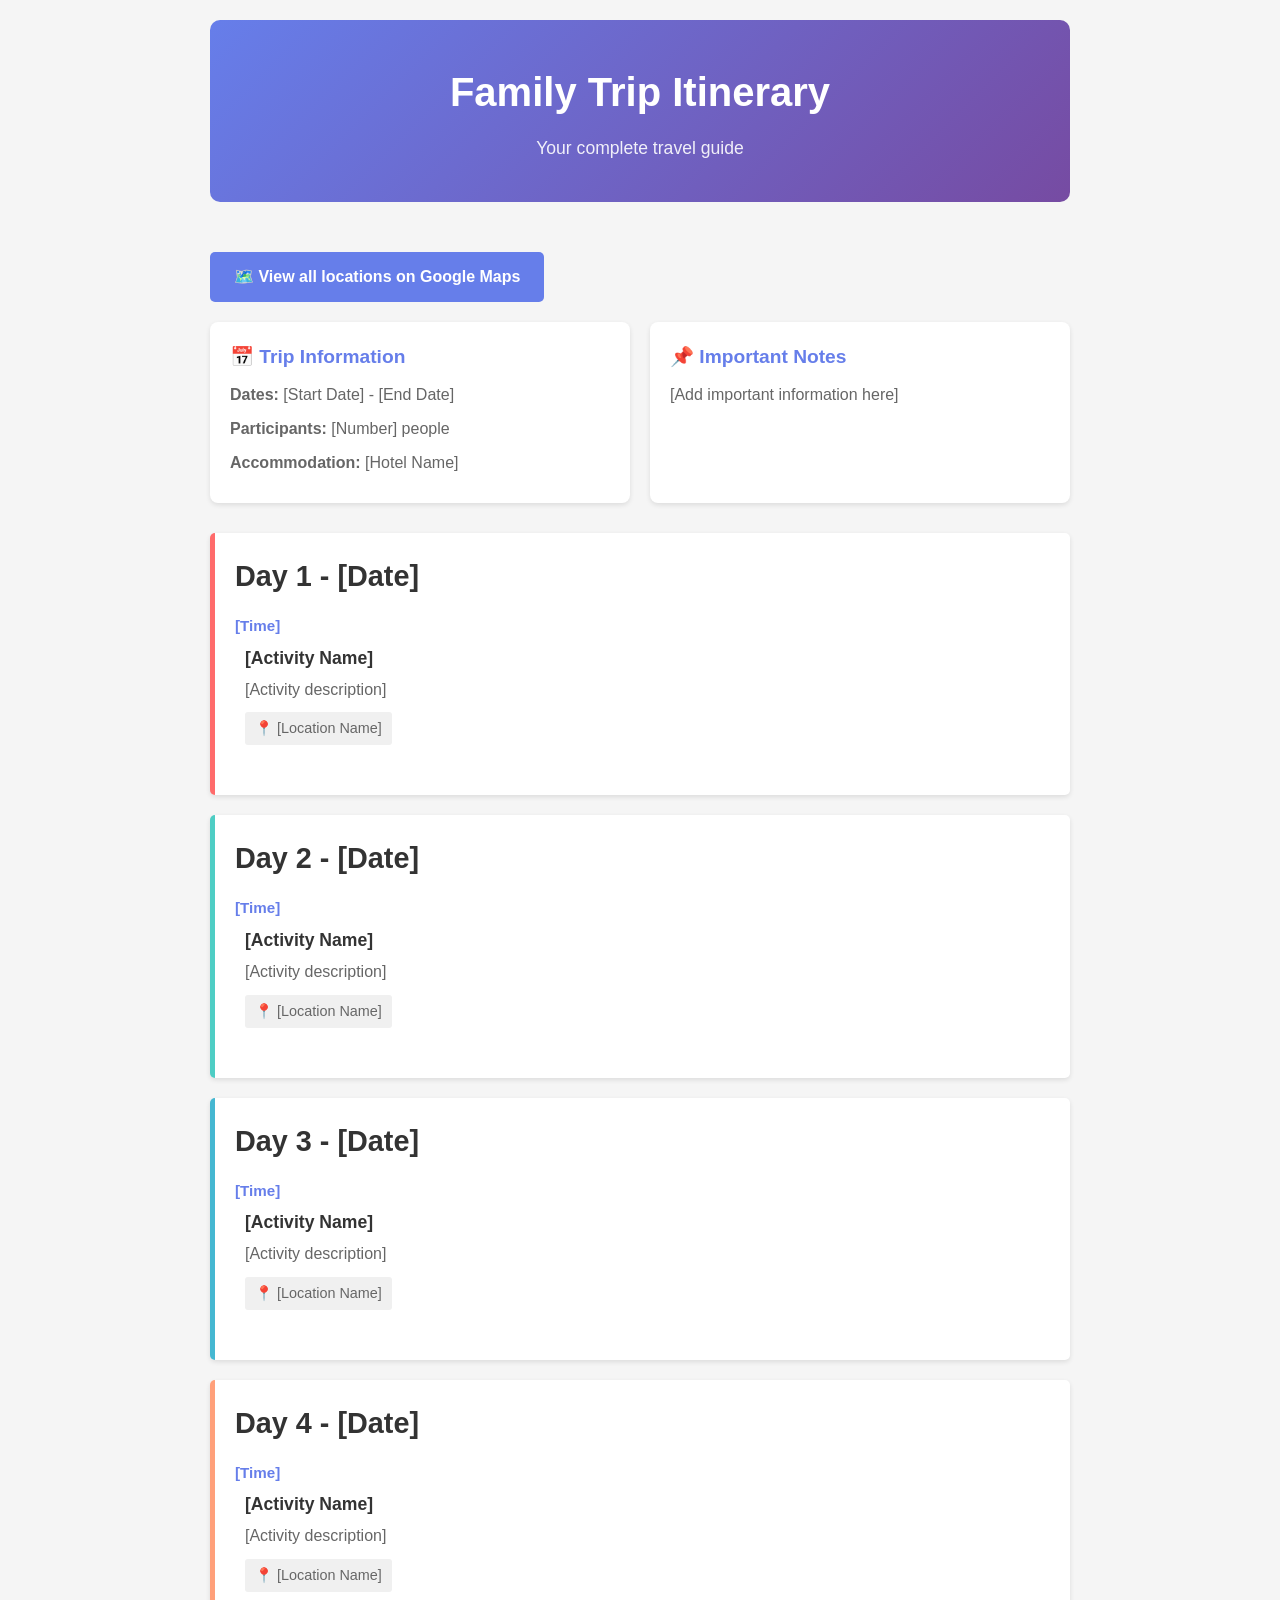
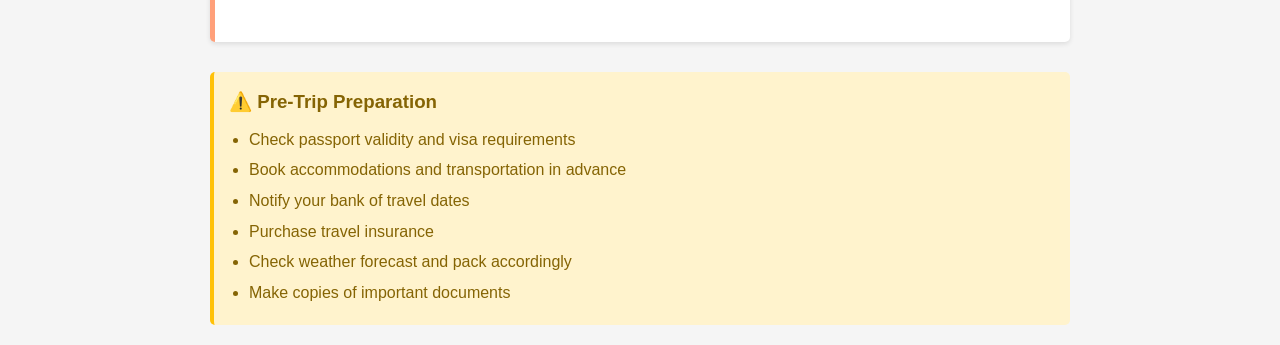
<file: itinerary_template.html>
<!DOCTYPE html>
<html lang="zh-TW">
<head>
    <meta charset="UTF-8">
    <meta name="viewport" content="width=device-width, initial-scale=1.0">
    <title>Family Trip Itinerary</title>
    <style>
        * {
            margin: 0;
            padding: 0;
            box-sizing: border-box;
        }
        
        body {
            font-family: 'Segoe UI', Tahoma, Geneva, Verdana, sans-serif;
            background-color: #f5f5f5;
            color: #333;
            line-height: 1.6;
        }
        
        .container {
            max-width: 900px;
            margin: 0 auto;
            padding: 20px;
        }
        
        header {
            background: linear-gradient(135deg, #667eea 0%, #764ba2 100%);
            color: white;
            padding: 40px 20px;
            border-radius: 10px;
            margin-bottom: 30px;
            text-align: center;
        }
        
        header h1 {
            font-size: 2.5em;
            margin-bottom: 10px;
        }
        
        header p {
            font-size: 1.1em;
            opacity: 0.9;
        }
        
        .header-info {
            display: grid;
            grid-template-columns: 1fr 1fr;
            gap: 20px;
            margin-bottom: 30px;
        }
        
        .header-info > div {
            background: white;
            padding: 20px;
            border-radius: 8px;
            box-shadow: 0 2px 5px rgba(0,0,0,0.1);
        }
        
        .header-info h3 {
            color: #667eea;
            margin-bottom: 10px;
            font-size: 1.2em;
        }
        
        .header-info p {
            margin-bottom: 8px;
            color: #666;
        }
        
        .day-section {
            background: white;
            border-left: 5px solid;
            padding: 20px;
            margin-bottom: 20px;
            border-radius: 5px;
            box-shadow: 0 2px 5px rgba(0,0,0,0.1);
        }
        
        .day-1 { border-left-color: #FF6B6B; }
        .day-2 { border-left-color: #4ECDC4; }
        .day-3 { border-left-color: #45B7D1; }
        .day-4 { border-left-color: #FFA07A; }
        
        .day-section h2 {
            font-size: 1.8em;
            margin-bottom: 15px;
        }
        
        .timeline {
            margin-top: 15px;
        }
        
        .timeline-item {
            margin-bottom: 15px;
            padding-bottom: 15px;
            border-bottom: 1px solid #eee;
        }
        
        .timeline-item:last-child {
            border-bottom: none;
        }
        
        .time {
            font-weight: bold;
            color: #667eea;
            margin-bottom: 5px;
            font-size: 0.95em;
        }
        
        .activity {
            margin-left: 10px;
        }
        
        .activity h3 {
            font-size: 1.1em;
            margin-bottom: 5px;
        }
        
        .activity p {
            color: #666;
            margin-bottom: 5px;
        }
        
        .location-tag {
            display: inline-block;
            background: #f0f0f0;
            padding: 5px 10px;
            border-radius: 3px;
            font-size: 0.9em;
            color: #666;
            margin-top: 5px;
        }
        
        .options-box {
            background: #f9f9f9;
            border-left: 3px solid #667eea;
            padding: 10px 15px;
            margin: 10px 0;
            border-radius: 3px;
        }
        
        .options-box h5 {
            color: #667eea;
            margin-bottom: 8px;
            font-size: 0.95em;
        }
        
        .options-box ul {
            margin-left: 20px;
            color: #666;
            font-size: 0.95em;
        }
        
        .options-box li {
            margin-bottom: 5px;
        }
        
        .notes-section {
            background: #fff3cd;
            border-left: 4px solid #ffc107;
            padding: 15px;
            margin-top: 30px;
            border-radius: 5px;
        }
        
        .notes-section h3 {
            color: #856404;
            margin-bottom: 10px;
        }
        
        .notes-section ul {
            margin-left: 20px;
            color: #856404;
        }
        
        .notes-section li {
            margin-bottom: 5px;
        }
        
        .map-link {
            display: inline-block;
            background: #667eea;
            color: white;
            padding: 12px 24px;
            border-radius: 5px;
            text-decoration: none;
            margin: 20px 0;
            font-weight: bold;
        }
        
        .map-link:hover {
            background: #764ba2;
        }
        
        @media (max-width: 600px) {
            header h1 {
                font-size: 1.8em;
            }
            
            .header-info {
                grid-template-columns: 1fr;
            }
            
            .day-section {
                padding: 15px;
            }
        }
    </style>
</head>
<body>
    <div class="container">
        <header>
            <h1>Family Trip Itinerary</h1>
            <p>Your complete travel guide</p>
        </header>
        
        <a href="#" class="map-link">🗺️ View all locations on Google Maps</a>
        
        <div class="header-info">
            <div>
                <h3>📅 Trip Information</h3>
                <p><strong>Dates:</strong> [Start Date] - [End Date]</p>
                <p><strong>Participants:</strong> [Number] people</p>
                <p><strong>Accommodation:</strong> [Hotel Name]</p>
            </div>
            <div>
                <h3>📌 Important Notes</h3>
                <p>[Add important information here]</p>
            </div>
        </div>
        
        <div class="day-section day-1">
            <h2>Day 1 - [Date]</h2>
            <div class="timeline">
                <div class="timeline-item">
                    <div class="time">[Time]</div>
                    <div class="activity">
                        <h3>[Activity Name]</h3>
                        <p>[Activity description]</p>
                        <span class="location-tag">📍 [Location Name]</span>
                    </div>
                </div>
            </div>
        </div>
        
        <div class="day-section day-2">
            <h2>Day 2 - [Date]</h2>
            <div class="timeline">
                <div class="timeline-item">
                    <div class="time">[Time]</div>
                    <div class="activity">
                        <h3>[Activity Name]</h3>
                        <p>[Activity description]</p>
                        <span class="location-tag">📍 [Location Name]</span>
                    </div>
                </div>
            </div>
        </div>
        
        <div class="day-section day-3">
            <h2>Day 3 - [Date]</h2>
            <div class="timeline">
                <div class="timeline-item">
                    <div class="time">[Time]</div>
                    <div class="activity">
                        <h3>[Activity Name]</h3>
                        <p>[Activity description]</p>
                        <span class="location-tag">📍 [Location Name]</span>
                    </div>
                </div>
            </div>
        </div>
        
        <div class="day-section day-4">
            <h2>Day 4 - [Date]</h2>
            <div class="timeline">
                <div class="timeline-item">
                    <div class="time">[Time]</div>
                    <div class="activity">
                        <h3>[Activity Name]</h3>
                        <p>[Activity description]</p>
                        <span class="location-tag">📍 [Location Name]</span>
                    </div>
                </div>
            </div>
        </div>
        
        <div class="notes-section">
            <h3>⚠️ Pre-Trip Preparation</h3>
            <ul>
                <li>Check passport validity and visa requirements</li>
                <li>Book accommodations and transportation in advance</li>
                <li>Notify your bank of travel dates</li>
                <li>Purchase travel insurance</li>
                <li>Check weather forecast and pack accordingly</li>
                <li>Make copies of important documents</li>
            </ul>
        </div>
    </div>
</body>
</html>
</file>
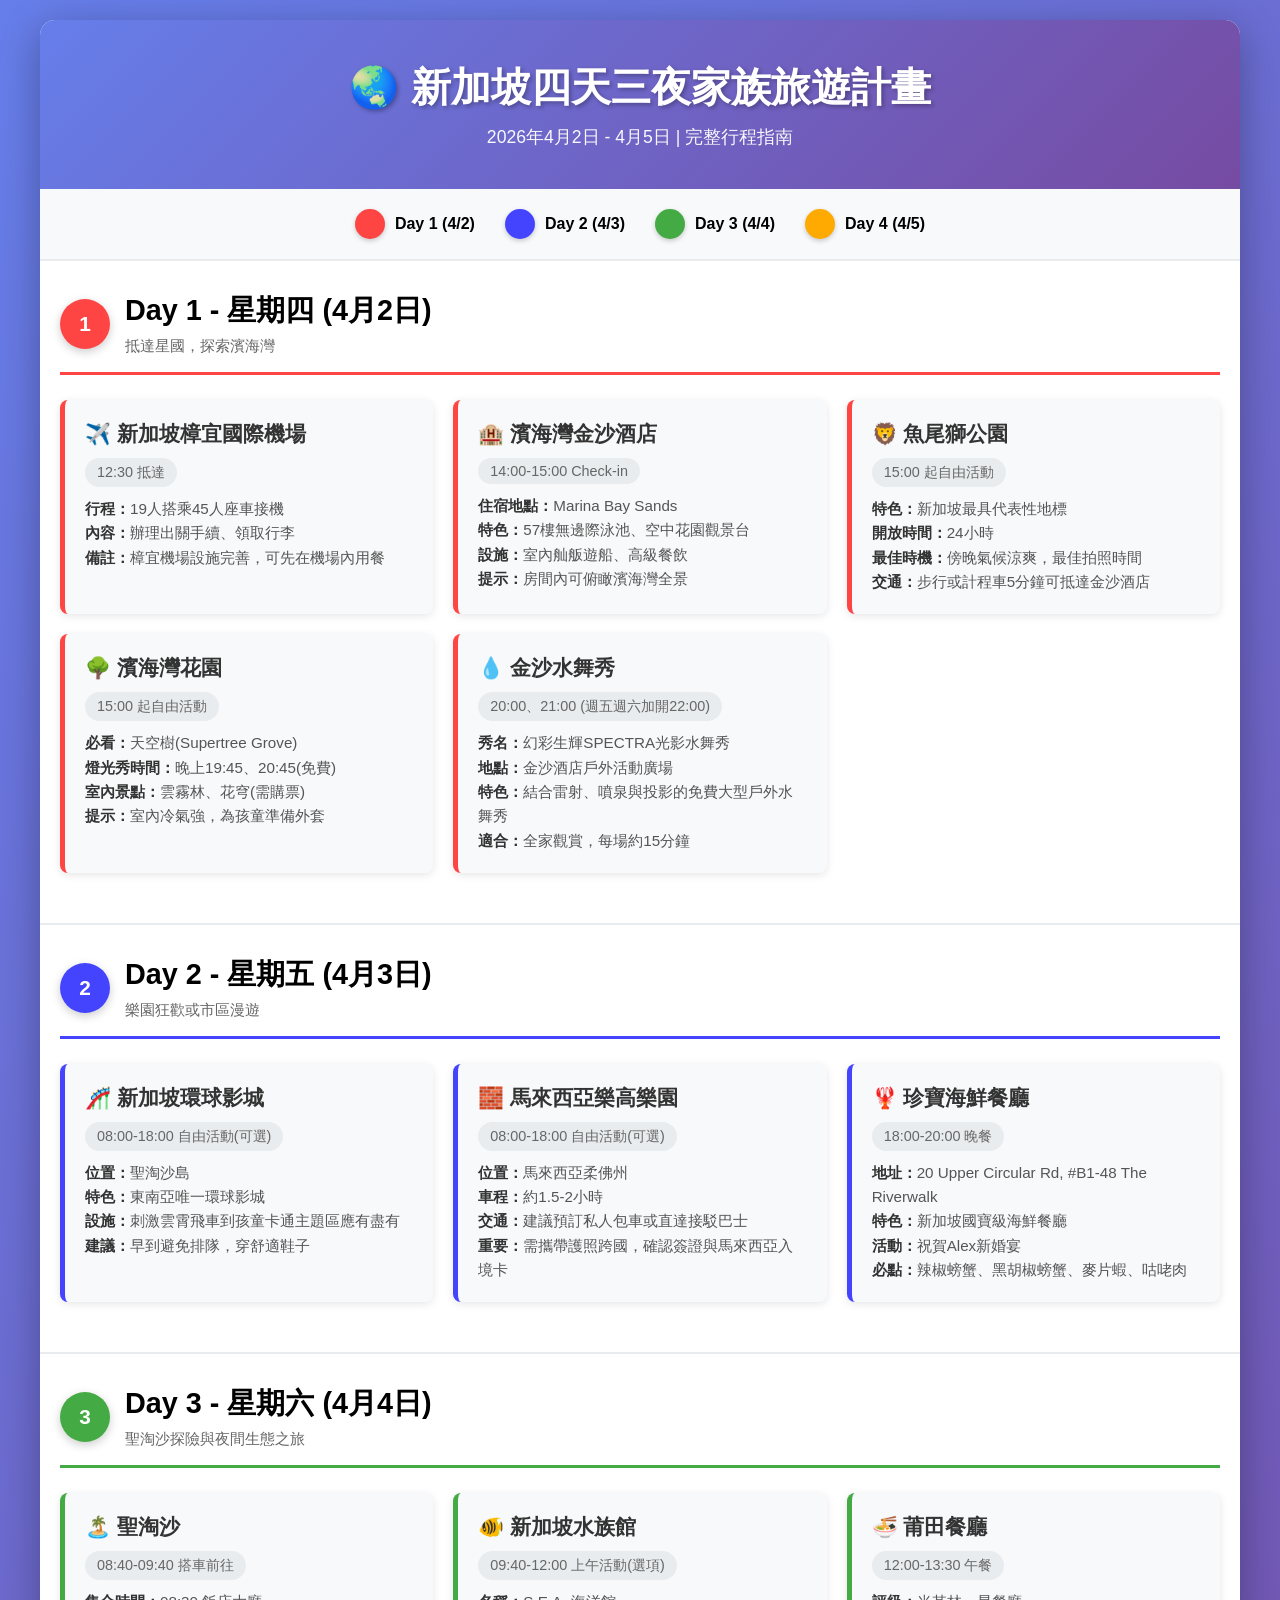
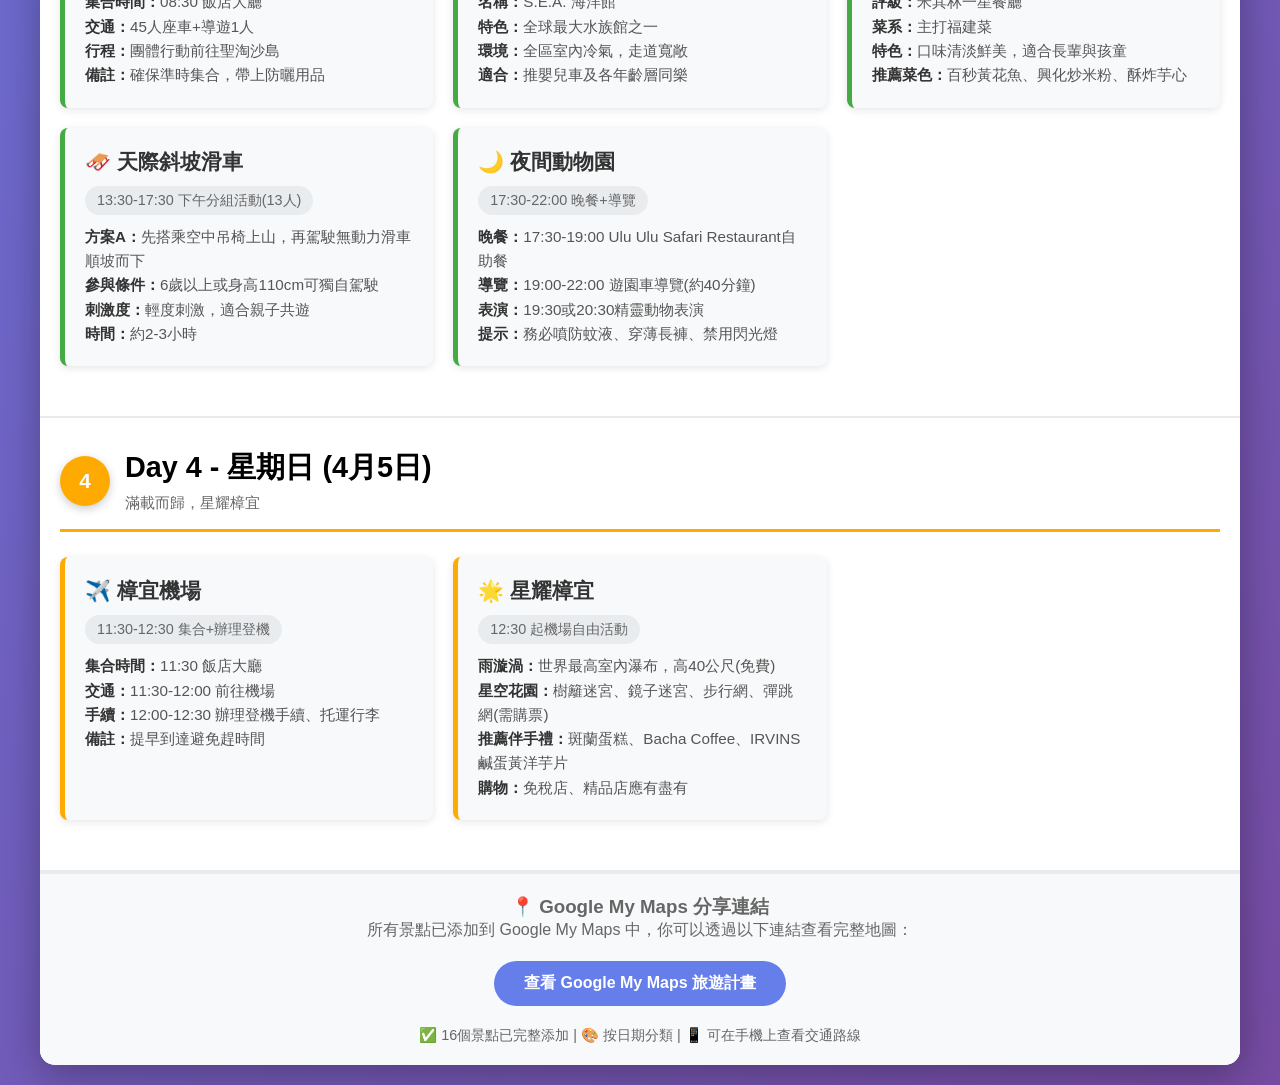
<file: singapore_itinerary.html>
<!DOCTYPE html>
<html lang="zh-TW">
<head>
    <meta charset="UTF-8">
    <meta name="viewport" content="width=device-width, initial-scale=1.0">
    <title>新加坡四天三夜家族旅遊計畫</title>
    <style>
        * {
            margin: 0;
            padding: 0;
            box-sizing: border-box;
        }
        
        body {
            font-family: 'Microsoft YaHei', 'PingFang SC', sans-serif;
            background: linear-gradient(135deg, #667eea 0%, #764ba2 100%);
            padding: 20px;
            min-height: 100vh;
        }
        
        .container {
            max-width: 1200px;
            margin: 0 auto;
            background: white;
            border-radius: 15px;
            box-shadow: 0 10px 40px rgba(0,0,0,0.3);
            overflow: hidden;
        }
        
        .header {
            background: linear-gradient(135deg, #667eea 0%, #764ba2 100%);
            color: white;
            padding: 40px 20px;
            text-align: center;
        }
        
        .header h1 {
            font-size: 2.5em;
            margin-bottom: 10px;
            text-shadow: 2px 2px 4px rgba(0,0,0,0.3);
        }
        
        .header p {
            font-size: 1.1em;
            opacity: 0.95;
        }
        
        .legend {
            display: flex;
            justify-content: center;
            gap: 30px;
            padding: 20px;
            background: #f8f9fa;
            border-bottom: 2px solid #e9ecef;
            flex-wrap: wrap;
        }
        
        .legend-item {
            display: flex;
            align-items: center;
            gap: 10px;
            font-weight: bold;
        }
        
        .legend-color {
            width: 30px;
            height: 30px;
            border-radius: 50%;
            box-shadow: 0 2px 5px rgba(0,0,0,0.2);
        }
        
        .day-section {
            padding: 30px 20px;
            border-bottom: 2px solid #e9ecef;
        }
        
        .day-section:last-child {
            border-bottom: none;
        }
        
        .day-header {
            display: flex;
            align-items: center;
            gap: 15px;
            margin-bottom: 25px;
            padding-bottom: 15px;
            border-bottom: 3px solid;
        }
        
        .day-header.day1 {
            border-bottom-color: #FF4444;
        }
        
        .day-header.day2 {
            border-bottom-color: #4444FF;
        }
        
        .day-header.day3 {
            border-bottom-color: #44AA44;
        }
        
        .day-header.day4 {
            border-bottom-color: #FFAA00;
        }
        
        .day-badge {
            width: 50px;
            height: 50px;
            border-radius: 50%;
            display: flex;
            align-items: center;
            justify-content: center;
            font-size: 1.3em;
            font-weight: bold;
            color: white;
            box-shadow: 0 3px 10px rgba(0,0,0,0.2);
        }
        
        .day-badge.day1 {
            background: #FF4444;
        }
        
        .day-badge.day2 {
            background: #4444FF;
        }
        
        .day-badge.day3 {
            background: #44AA44;
        }
        
        .day-badge.day4 {
            background: #FFAA00;
        }
        
        .day-title {
            flex: 1;
        }
        
        .day-title h2 {
            font-size: 1.8em;
            margin-bottom: 5px;
        }
        
        .day-title p {
            color: #666;
            font-size: 0.95em;
        }
        
        .landmarks-grid {
            display: grid;
            grid-template-columns: repeat(auto-fill, minmax(300px, 1fr));
            gap: 20px;
            margin-bottom: 20px;
        }
        
        .landmark-card {
            background: #f8f9fa;
            border-left: 5px solid;
            border-radius: 8px;
            padding: 20px;
            transition: all 0.3s ease;
            box-shadow: 0 2px 8px rgba(0,0,0,0.1);
        }
        
        .landmark-card:hover {
            transform: translateY(-5px);
            box-shadow: 0 5px 15px rgba(0,0,0,0.2);
        }
        
        .landmark-card.day1 {
            border-left-color: #FF4444;
        }
        
        .landmark-card.day2 {
            border-left-color: #4444FF;
        }
        
        .landmark-card.day3 {
            border-left-color: #44AA44;
        }
        
        .landmark-card.day4 {
            border-left-color: #FFAA00;
        }
        
        .landmark-name {
            font-size: 1.3em;
            font-weight: bold;
            margin-bottom: 10px;
            color: #333;
        }
        
        .landmark-time {
            display: inline-block;
            background: #e9ecef;
            padding: 5px 12px;
            border-radius: 20px;
            font-size: 0.9em;
            margin-bottom: 10px;
            color: #666;
        }
        
        .landmark-description {
            color: #555;
            line-height: 1.6;
            font-size: 0.95em;
        }
        
        .landmark-description strong {
            color: #333;
        }
        
        .footer {
            background: #f8f9fa;
            padding: 20px;
            text-align: center;
            color: #666;
            border-top: 2px solid #e9ecef;
        }
        
        .map-link {
            display: inline-block;
            background: #667eea;
            color: white;
            padding: 12px 30px;
            border-radius: 25px;
            text-decoration: none;
            margin-top: 20px;
            transition: all 0.3s ease;
            font-weight: bold;
        }
        
        .map-link:hover {
            background: #764ba2;
            transform: scale(1.05);
        }
        
        @media print {
            body {
                background: white;
                padding: 0;
            }
            
            .container {
                box-shadow: none;
                border-radius: 0;
            }
            
            .map-link {
                display: none;
            }
        }
    </style>
</head>
<body>
    <div class="container">
        <div class="header">
            <h1>🌏 新加坡四天三夜家族旅遊計畫</h1>
            <p>2026年4月2日 - 4月5日 | 完整行程指南</p>
        </div>
        
        <div class="legend">
            <div class="legend-item">
                <div class="legend-color" style="background: #FF4444;"></div>
                <span>Day 1 (4/2)</span>
            </div>
            <div class="legend-item">
                <div class="legend-color" style="background: #4444FF;"></div>
                <span>Day 2 (4/3)</span>
            </div>
            <div class="legend-item">
                <div class="legend-color" style="background: #44AA44;"></div>
                <span>Day 3 (4/4)</span>
            </div>
            <div class="legend-item">
                <div class="legend-color" style="background: #FFAA00;"></div>
                <span>Day 4 (4/5)</span>
            </div>
        </div>
        
        <!-- DAY 1 -->
        <div class="day-section">
            <div class="day-header day1">
                <div class="day-badge day1">1</div>
                <div class="day-title">
                    <h2>Day 1 - 星期四 (4月2日)</h2>
                    <p>抵達星國，探索濱海灣</p>
                </div>
            </div>
            
            <div class="landmarks-grid">
                <div class="landmark-card day1">
                    <div class="landmark-name">✈️ 新加坡樟宜國際機場</div>
                    <div class="landmark-time">12:30 抵達</div>
                    <div class="landmark-description">
                        <strong>行程：</strong>19人搭乘45人座車接機<br>
                        <strong>內容：</strong>辦理出關手續、領取行李<br>
                        <strong>備註：</strong>樟宜機場設施完善，可先在機場內用餐
                    </div>
                </div>
                
                <div class="landmark-card day1">
                    <div class="landmark-name">🏨 濱海灣金沙酒店</div>
                    <div class="landmark-time">14:00-15:00 Check-in</div>
                    <div class="landmark-description">
                        <strong>住宿地點：</strong>Marina Bay Sands<br>
                        <strong>特色：</strong>57樓無邊際泳池、空中花園觀景台<br>
                        <strong>設施：</strong>室內舢舨遊船、高級餐飲<br>
                        <strong>提示：</strong>房間內可俯瞰濱海灣全景
                    </div>
                </div>
                
                <div class="landmark-card day1">
                    <div class="landmark-name">🦁 魚尾獅公園</div>
                    <div class="landmark-time">15:00 起自由活動</div>
                    <div class="landmark-description">
                        <strong>特色：</strong>新加坡最具代表性地標<br>
                        <strong>開放時間：</strong>24小時<br>
                        <strong>最佳時機：</strong>傍晚氣候涼爽，最佳拍照時間<br>
                        <strong>交通：</strong>步行或計程車5分鐘可抵達金沙酒店
                    </div>
                </div>
                
                <div class="landmark-card day1">
                    <div class="landmark-name">🌳 濱海灣花園</div>
                    <div class="landmark-time">15:00 起自由活動</div>
                    <div class="landmark-description">
                        <strong>必看：</strong>天空樹(Supertree Grove)<br>
                        <strong>燈光秀時間：</strong>晚上19:45、20:45(免費)<br>
                        <strong>室內景點：</strong>雲霧林、花穹(需購票)<br>
                        <strong>提示：</strong>室內冷氣強，為孩童準備外套
                    </div>
                </div>
                
                <div class="landmark-card day1">
                    <div class="landmark-name">💧 金沙水舞秀</div>
                    <div class="landmark-time">20:00、21:00 (週五週六加開22:00)</div>
                    <div class="landmark-description">
                        <strong>秀名：</strong>幻彩生輝SPECTRA光影水舞秀<br>
                        <strong>地點：</strong>金沙酒店戶外活動廣場<br>
                        <strong>特色：</strong>結合雷射、噴泉與投影的免費大型戶外水舞秀<br>
                        <strong>適合：</strong>全家觀賞，每場約15分鐘
                    </div>
                </div>
            </div>
        </div>
        
        <!-- DAY 2 -->
        <div class="day-section">
            <div class="day-header day2">
                <div class="day-badge day2">2</div>
                <div class="day-title">
                    <h2>Day 2 - 星期五 (4月3日)</h2>
                    <p>樂園狂歡或市區漫遊</p>
                </div>
            </div>
            
            <div class="landmarks-grid">
                <div class="landmark-card day2">
                    <div class="landmark-name">🎢 新加坡環球影城</div>
                    <div class="landmark-time">08:00-18:00 自由活動(可選)</div>
                    <div class="landmark-description">
                        <strong>位置：</strong>聖淘沙島<br>
                        <strong>特色：</strong>東南亞唯一環球影城<br>
                        <strong>設施：</strong>刺激雲霄飛車到孩童卡通主題區應有盡有<br>
                        <strong>建議：</strong>早到避免排隊，穿舒適鞋子
                    </div>
                </div>
                
                <div class="landmark-card day2">
                    <div class="landmark-name">🧱 馬來西亞樂高樂園</div>
                    <div class="landmark-time">08:00-18:00 自由活動(可選)</div>
                    <div class="landmark-description">
                        <strong>位置：</strong>馬來西亞柔佛州<br>
                        <strong>車程：</strong>約1.5-2小時<br>
                        <strong>交通：</strong>建議預訂私人包車或直達接駁巴士<br>
                        <strong>重要：</strong>需攜帶護照跨國，確認簽證與馬來西亞入境卡
                    </div>
                </div>
                
                <div class="landmark-card day2">
                    <div class="landmark-name">🦞 珍寶海鮮餐廳</div>
                    <div class="landmark-time">18:00-20:00 晚餐</div>
                    <div class="landmark-description">
                        <strong>地址：</strong>20 Upper Circular Rd, #B1-48 The Riverwalk<br>
                        <strong>特色：</strong>新加坡國寶級海鮮餐廳<br>
                        <strong>活動：</strong>祝賀Alex新婚宴<br>
                        <strong>必點：</strong>辣椒螃蟹、黑胡椒螃蟹、麥片蝦、咕咾肉
                    </div>
                </div>
            </div>
        </div>
        
        <!-- DAY 3 -->
        <div class="day-section">
            <div class="day-header day3">
                <div class="day-badge day3">3</div>
                <div class="day-title">
                    <h2>Day 3 - 星期六 (4月4日)</h2>
                    <p>聖淘沙探險與夜間生態之旅</p>
                </div>
            </div>
            
            <div class="landmarks-grid">
                <div class="landmark-card day3">
                    <div class="landmark-name">🏝️ 聖淘沙</div>
                    <div class="landmark-time">08:40-09:40 搭車前往</div>
                    <div class="landmark-description">
                        <strong>集合時間：</strong>08:30 飯店大廳<br>
                        <strong>交通：</strong>45人座車+導遊1人<br>
                        <strong>行程：</strong>團體行動前往聖淘沙島<br>
                        <strong>備註：</strong>確保準時集合，帶上防曬用品
                    </div>
                </div>
                
                <div class="landmark-card day3">
                    <div class="landmark-name">🐠 新加坡水族館</div>
                    <div class="landmark-time">09:40-12:00 上午活動(選項)</div>
                    <div class="landmark-description">
                        <strong>名稱：</strong>S.E.A. 海洋館<br>
                        <strong>特色：</strong>全球最大水族館之一<br>
                        <strong>環境：</strong>全區室內冷氣，走道寬敞<br>
                        <strong>適合：</strong>推嬰兒車及各年齡層同樂
                    </div>
                </div>
                
                <div class="landmark-card day3">
                    <div class="landmark-name">🍜 莆田餐廳</div>
                    <div class="landmark-time">12:00-13:30 午餐</div>
                    <div class="landmark-description">
                        <strong>評級：</strong>米其林一星餐廳<br>
                        <strong>菜系：</strong>主打福建菜<br>
                        <strong>特色：</strong>口味清淡鮮美，適合長輩與孩童<br>
                        <strong>推薦菜色：</strong>百秒黃花魚、興化炒米粉、酥炸芋心
                    </div>
                </div>
                
                <div class="landmark-card day3">
                    <div class="landmark-name">🛷 天際斜坡滑車</div>
                    <div class="landmark-time">13:30-17:30 下午分組活動(13人)</div>
                    <div class="landmark-description">
                        <strong>方案A：</strong>先搭乘空中吊椅上山，再駕駛無動力滑車順坡而下<br>
                        <strong>參與條件：</strong>6歲以上或身高110cm可獨自駕駛<br>
                        <strong>刺激度：</strong>輕度刺激，適合親子共遊<br>
                        <strong>時間：</strong>約2-3小時
                    </div>
                </div>
                
                <div class="landmark-card day3">
                    <div class="landmark-name">🌙 夜間動物園</div>
                    <div class="landmark-time">17:30-22:00 晚餐+導覽</div>
                    <div class="landmark-description">
                        <strong>晚餐：</strong>17:30-19:00 Ulu Ulu Safari Restaurant自助餐<br>
                        <strong>導覽：</strong>19:00-22:00 遊園車導覽(約40分鐘)<br>
                        <strong>表演：</strong>19:30或20:30精靈動物表演<br>
                        <strong>提示：</strong>務必噴防蚊液、穿薄長褲、禁用閃光燈
                    </div>
                </div>
            </div>
        </div>
        
        <!-- DAY 4 -->
        <div class="day-section">
            <div class="day-header day4">
                <div class="day-badge day4">4</div>
                <div class="day-title">
                    <h2>Day 4 - 星期日 (4月5日)</h2>
                    <p>滿載而歸，星耀樟宜</p>
                </div>
            </div>
            
            <div class="landmarks-grid">
                <div class="landmark-card day4">
                    <div class="landmark-name">✈️ 樟宜機場</div>
                    <div class="landmark-time">11:30-12:30 集合+辦理登機</div>
                    <div class="landmark-description">
                        <strong>集合時間：</strong>11:30 飯店大廳<br>
                        <strong>交通：</strong>11:30-12:00 前往機場<br>
                        <strong>手續：</strong>12:00-12:30 辦理登機手續、托運行李<br>
                        <strong>備註：</strong>提早到達避免趕時間
                    </div>
                </div>
                
                <div class="landmark-card day4">
                    <div class="landmark-name">🌟 星耀樟宜</div>
                    <div class="landmark-time">12:30 起機場自由活動</div>
                    <div class="landmark-description">
                        <strong>雨漩渦：</strong>世界最高室內瀑布，高40公尺(免費)<br>
                        <strong>星空花園：</strong>樹籬迷宮、鏡子迷宮、步行網、彈跳網(需購票)<br>
                        <strong>推薦伴手禮：</strong>斑蘭蛋糕、Bacha Coffee、IRVINS鹹蛋黃洋芋片<br>
                        <strong>購物：</strong>免稅店、精品店應有盡有
                    </div>
                </div>
            </div>
        </div>
        
        <div class="footer">
            <h3>📍 Google My Maps 分享連結</h3>
            <p>所有景點已添加到 Google My Maps 中，你可以透過以下連結查看完整地圖：</p>
            <a href="https://www.google.com/maps/d/edit?mid=19MNIhRfEu5DrsYhGoyzGZezXAP5u6fE&usp=sharing" class="map-link" target="_blank">
                查看 Google My Maps 旅遊計畫
            </a>
            <p style="margin-top: 20px; font-size: 0.9em;">
                ✅ 16個景點已完整添加 | 🎨 按日期分類 | 📱 可在手機上查看交通路線
            </p>
        </div>
    </div>
</body>
</html>
</file>
